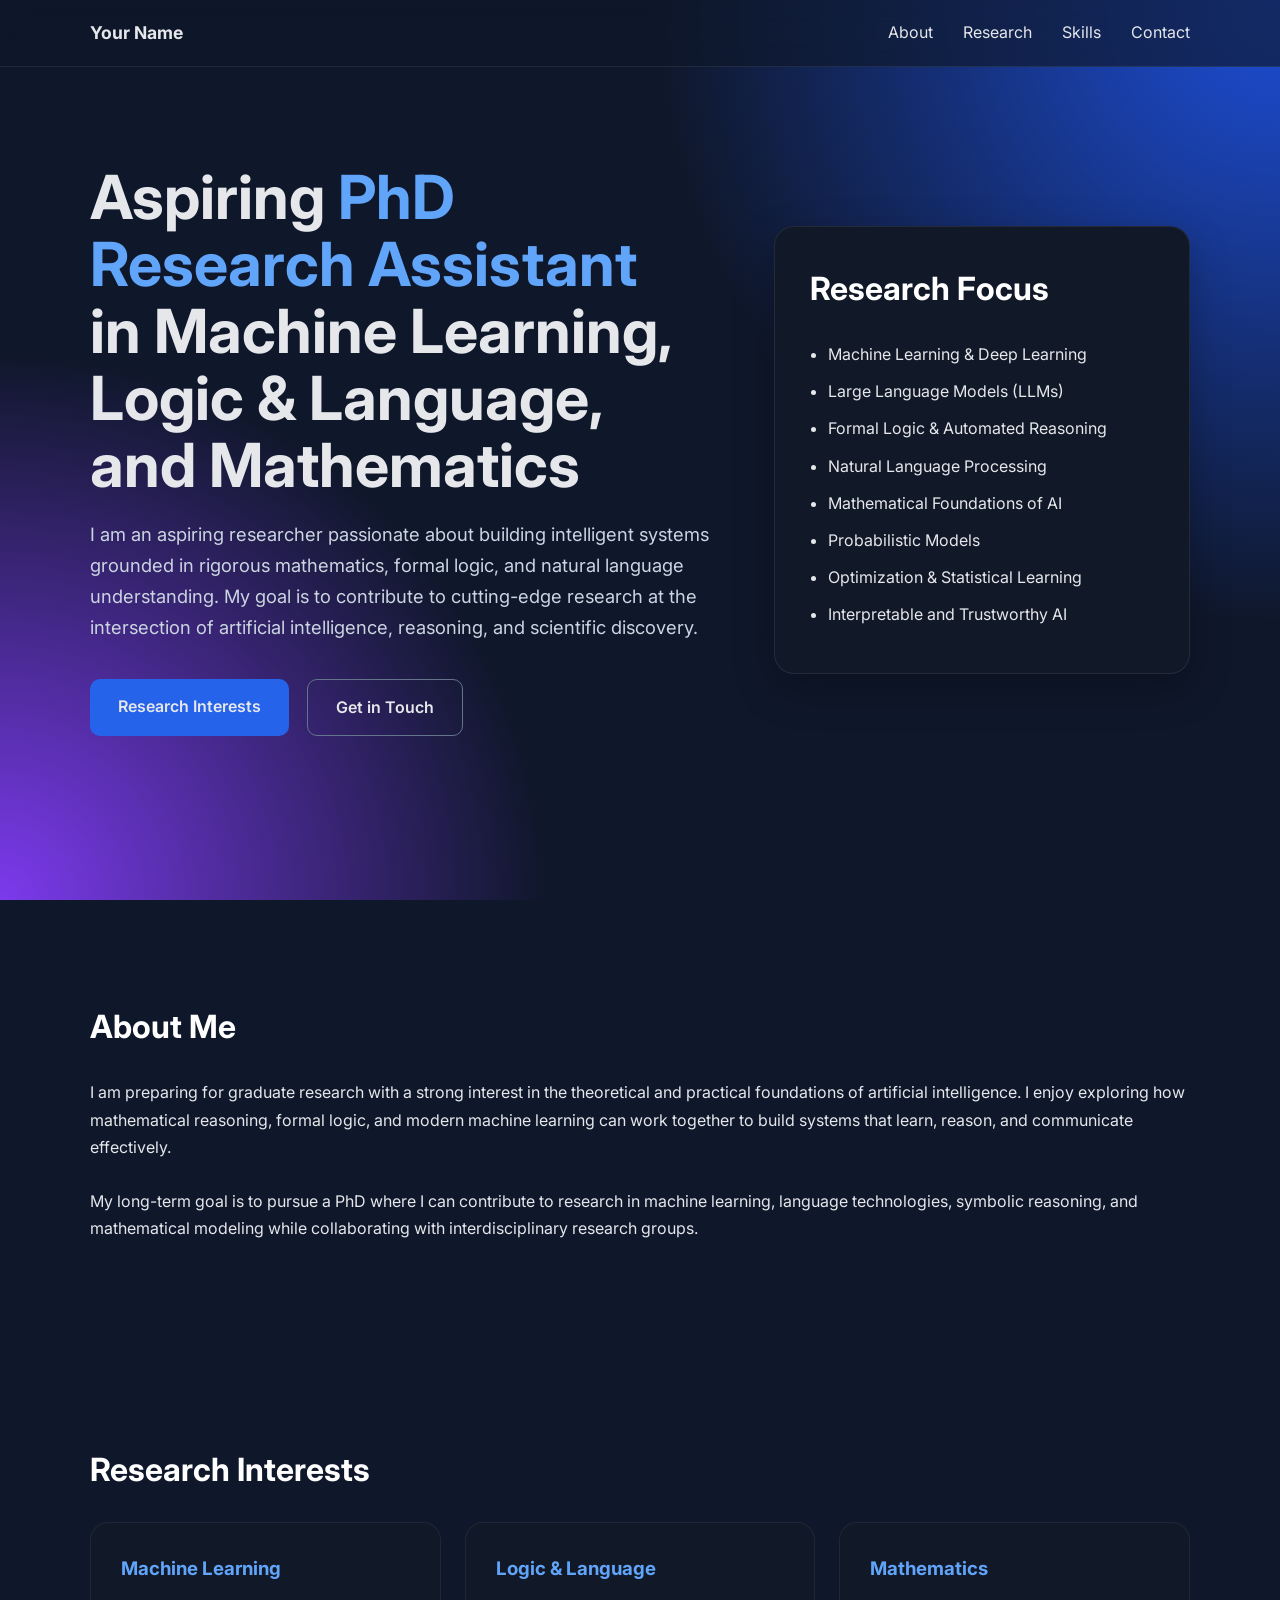
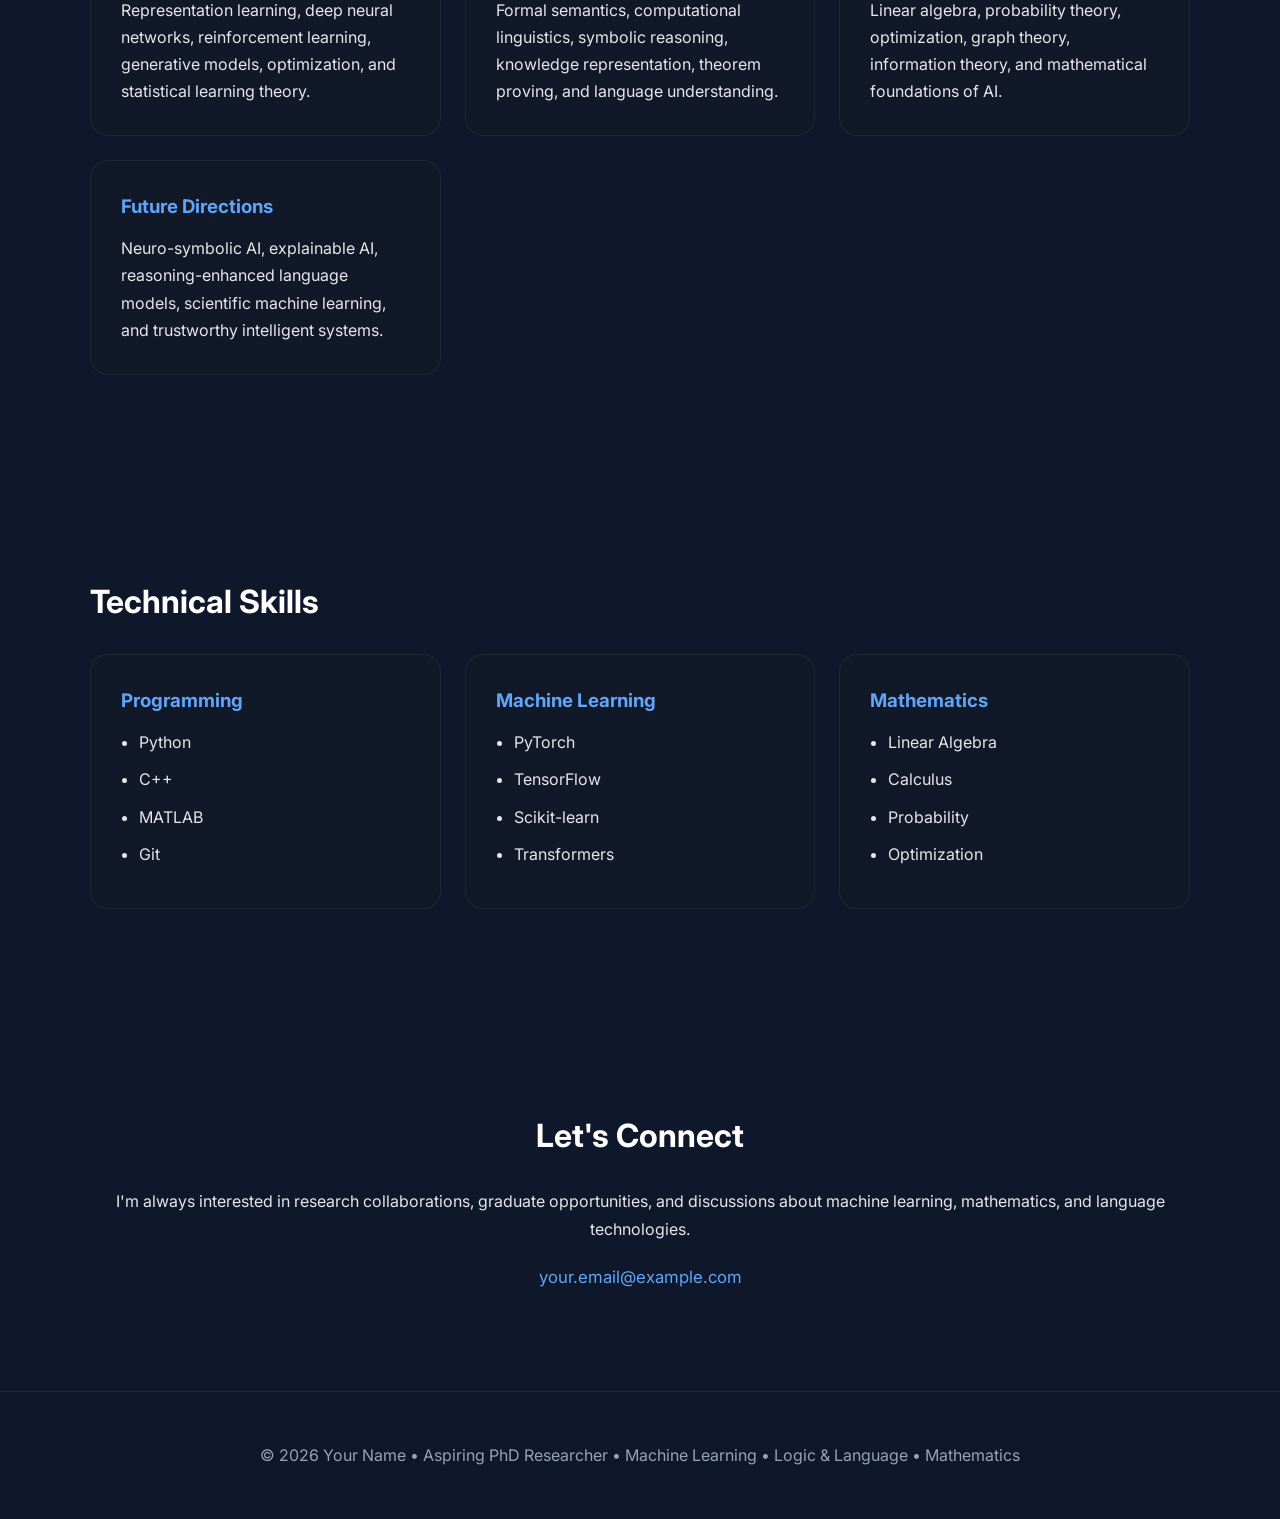
<file: index.html>
<!DOCTYPE html> <html lang="en"> <head> <meta charset="UTF-8" /> <meta name="viewport" content="width=device-width, initial-scale=1.0" /> <title>Aspiring PhD Assistant | Machine Learning, Logic & Language, Mathematics</title> <link rel="preconnect" href="https://fonts.googleapis.com"> <link rel="preconnect" href="https://fonts.gstatic.com" crossorigin> <link href="https://fonts.googleapis.com/css2?family=Inter:wght@300;400;500;600;700&display=swap" rel="stylesheet"> <style> *{ margin:0; padding:0; box-sizing:border-box; } html{ scroll-behavior:smooth; } body{ font-family:Inter, sans-serif; background:#0f172a; color:#e5e7eb; line-height:1.7; } a{ text-decoration:none; color:inherit; } .container{ width:min(1100px,90%); margin:auto; } header{ min-height:100vh; display:flex; align-items:center; background: radial-gradient(circle at top right,#1d4ed8 0%,transparent 40%), radial-gradient(circle at bottom left,#7c3aed 0%,transparent 35%), #0f172a; } nav{ position:fixed; top:0; width:100%; backdrop-filter:blur(12px); background:rgba(15,23,42,.65); z-index:999; border-bottom:1px solid rgba(255,255,255,.08); } nav .container{ display:flex; justify-content:space-between; align-items:center; padding:18px 0; } .logo{ font-weight:700; font-size:1.1rem; } .menu{ display:flex; gap:30px; } .menu a:hover{ color:#60a5fa; } .hero{ display:grid; grid-template-columns:1.2fr .8fr; gap:60px; align-items:center; } h1{ font-size:3.8rem; line-height:1.1; margin-bottom:20px; } .highlight{ color:#60a5fa; } .subtitle{ color:#cbd5e1; font-size:1.15rem; max-width:650px; margin-bottom:35px; } .buttons{ display:flex; gap:18px; flex-wrap:wrap; } .btn{ padding:14px 28px; border-radius:10px; font-weight:600; transition:.3s; } .primary{ background:#2563eb; } .primary:hover{ background:#1d4ed8; } .secondary{ border:1px solid #64748b; } .secondary:hover{ background:#1e293b; } .card{ background:#111827; border:1px solid rgba(255,255,255,.08); padding:35px; border-radius:20px; box-shadow:0 15px 40px rgba(0,0,0,.25); } section{ padding:100px 0; } h2{ font-size:2rem; margin-bottom:25px; color:white; } .grid{ display:grid; grid-template-columns:repeat(auto-fit,minmax(260px,1fr)); gap:24px; } .research-card{ background:#111827; padding:30px; border-radius:18px; border:1px solid rgba(255,255,255,.06); transition:.3s; } .research-card:hover{ transform:translateY(-5px); border-color:#2563eb; } .research-card h3{ margin-bottom:12px; color:#60a5fa; } ul{ padding-left:18px; } li{ margin:10px 0; } footer{ padding:50px 0; border-top:1px solid rgba(255,255,255,.08); text-align:center; color:#94a3b8; } .contact{ text-align:center; } .email{ margin-top:20px; display:inline-block; font-size:1.05rem; color:#60a5fa; } @media(max-width:850px){ h1{ font-size:2.7rem; } .hero{ grid-template-columns:1fr; } .menu{ display:none; } } </style> </head> <body> <nav> <div class="container"> <div class="logo">Your Name</div><div class="menu">
  <a href="#about">About</a>
  <a href="#research">Research</a>
  <a href="#skills">Skills</a>
  <a href="#contact">Contact</a>
</div>
</div> </nav> <header> <div class="container hero"> <div> <h1> Aspiring <span class="highlight">PhD Research Assistant</span><br> in Machine Learning, Logic & Language, and Mathematics </h1> <p class="subtitle"> I am an aspiring researcher passionate about building intelligent systems grounded in rigorous mathematics, formal logic, and natural language understanding. My goal is to contribute to cutting-edge research at the intersection of artificial intelligence, reasoning, and scientific discovery. </p> <div class="buttons"> <a href="#research" class="btn primary">Research Interests</a> <a href="#contact" class="btn secondary">Get in Touch</a> </div> </div> <div class="card"> <h2>Research Focus</h2> <ul> <li>Machine Learning & Deep Learning</li> <li>Large Language Models (LLMs)</li> <li>Formal Logic & Automated Reasoning</li> <li>Natural Language Processing</li> <li>Mathematical Foundations of AI</li> <li>Probabilistic Models</li> <li>Optimization & Statistical Learning</li> <li>Interpretable and Trustworthy AI</li> </ul> </div> </div> </header> <section id="about"> <div class="container"> <h2>About Me</h2> <p> I am preparing for graduate research with a strong interest in the theoretical and practical foundations of artificial intelligence. I enjoy exploring how mathematical reasoning, formal logic, and modern machine learning can work together to build systems that learn, reason, and communicate effectively. </p> <br> <p> My long-term goal is to pursue a PhD where I can contribute to research in machine learning, language technologies, symbolic reasoning, and mathematical modeling while collaborating with interdisciplinary research groups. </p> </div> </section> <section id="research"> <div class="container"> <h2>Research Interests</h2> <div class="grid"> <div class="research-card"> <h3>Machine Learning</h3> <p> Representation learning, deep neural networks, reinforcement learning, generative models, optimization, and statistical learning theory. </p> </div> <div class="research-card"> <h3>Logic & Language</h3> <p> Formal semantics, computational linguistics, symbolic reasoning, knowledge representation, theorem proving, and language understanding. </p> </div> <div class="research-card"> <h3>Mathematics</h3> <p> Linear algebra, probability theory, optimization, graph theory, information theory, and mathematical foundations of AI. </p> </div> <div class="research-card"> <h3>Future Directions</h3> <p> Neuro-symbolic AI, explainable AI, reasoning-enhanced language models, scientific machine learning, and trustworthy intelligent systems. </p> </div> </div> </div> </section> <section id="skills"> <div class="container"> <h2>Technical Skills</h2> <div class="grid"> <div class="research-card"> <h3>Programming</h3> <ul> <li>Python</li> <li>C++</li> <li>MATLAB</li> <li>Git</li> </ul> </div> <div class="research-card"> <h3>Machine Learning</h3> <ul> <li>PyTorch</li> <li>TensorFlow</li> <li>Scikit-learn</li> <li>Transformers</li> </ul> </div> <div class="research-card"> <h3>Mathematics</h3> <ul> <li>Linear Algebra</li> <li>Calculus</li> <li>Probability</li> <li>Optimization</li> </ul> </div> </div> </div> </section> <section id="contact"> <div class="container contact"> <h2>Let's Connect</h2> <p> I'm always interested in research collaborations, graduate opportunities, and discussions about machine learning, mathematics, and language technologies. </p> <a class="email" href="mailto:your.email@example.com"> your.email@example.com </a> </div> </section> <footer> <div class="container"> <p> © 2026 Your Name • Aspiring PhD Researcher • Machine Learning • Logic & Language • Mathematics </p> </div> </footer> </body> </html>
</file>
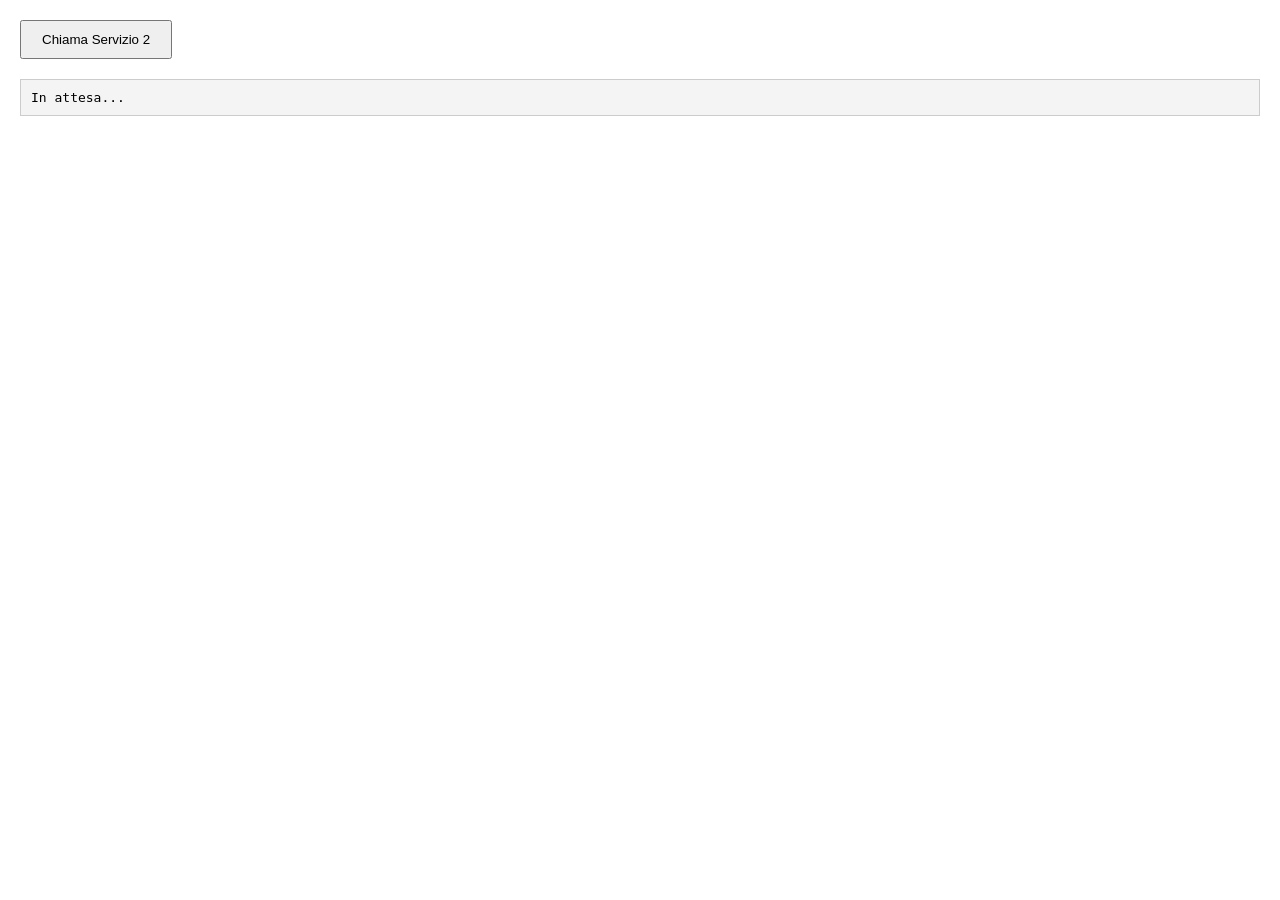
<file: testserv.html>
<!DOCTYPE html>
<html lang="it">
<head>
    <meta charset="UTF-8">
    <title>Chiamata Servizio JSON</title>
    <style>
        body {
            font-family: Arial, sans-serif;
            margin: 20px;
        }

        button {
            padding: 10px 20px;
            cursor: pointer;
        }

        pre {
            margin-top: 20px;
            background: #f4f4f4;
            padding: 10px;
            border: 1px solid #ccc;
            white-space: pre-wrap;
        }
    </style>
</head>
<body>

    <button id="btnChiama">Chiama Servizio 2</button>

    <pre id="risultato">In attesa...</pre>

    <script>
        document.getElementById("btnChiama").addEventListener("click", async function () {

            const output = document.getElementById("risultato");
            output.textContent = "Caricamento...";

            try {
                const response = await fetch("https://129.121.123.43:8080/hello", {
                    method: "GET",
                    headers: {
                        "Accept": "application/json"
                    }
                });

                if (!response.ok) {
                    throw new Error(`Errore HTTP: ${response.status}`);
                }

                const data = await response.json();

                output.textContent = JSON.stringify(data, null, 2);

            } catch (err) {
                output.textContent = "Errore: " + err.message;
                console.error(err);
            }

        });
    </script>

</body>
</html>
</file>
